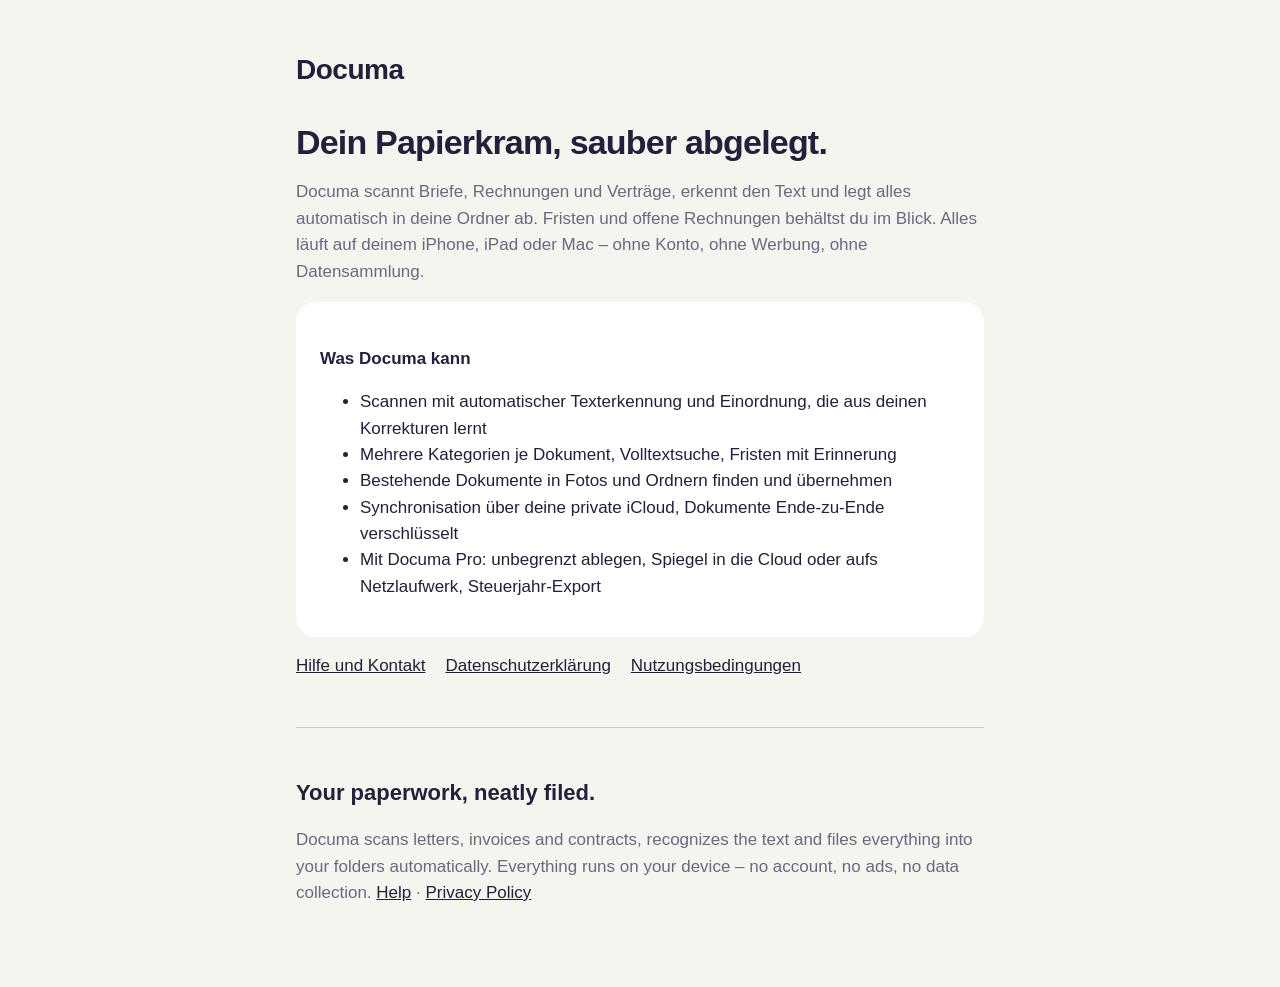
<file: index.html>
<!doctype html>
<html lang="de">
<head>
<meta charset="utf-8">
<meta name="viewport" content="width=device-width, initial-scale=1">
<title>Documa</title>
<meta name="description" content="Documa scannt deinen Papierkram und legt ihn automatisch in Ordner ab – auf dem Gerät, ohne Konto, ohne Werbung.">
<link rel="stylesheet" href="style.css">
</head>
<body>
<main>
  <header><a href="./">Documa</a></header>
  <h1>Dein Papierkram, sauber abgelegt.</h1>
  <p class="muted">Documa scannt Briefe, Rechnungen und Verträge, erkennt den Text und legt alles automatisch in deine Ordner ab. Fristen und offene Rechnungen behältst du im Blick. Alles läuft auf deinem iPhone, iPad oder Mac – ohne Konto, ohne Werbung, ohne Datensammlung.</p>
  <div class="card">
    <h3>Was Documa kann</h3>
    <ul>
      <li>Scannen mit automatischer Texterkennung und Einordnung, die aus deinen Korrekturen lernt</li>
      <li>Mehrere Kategorien je Dokument, Volltextsuche, Fristen mit Erinnerung</li>
      <li>Bestehende Dokumente in Fotos und Ordnern finden und übernehmen</li>
      <li>Synchronisation über deine private iCloud, Dokumente Ende-zu-Ende verschlüsselt</li>
      <li>Mit Documa Pro: unbegrenzt ablegen, Spiegel in die Cloud oder aufs Netzlaufwerk, Steuerjahr-Export</li>
    </ul>
  </div>
  <nav>
    <a href="support.html">Hilfe und Kontakt</a>
    <a href="datenschutz.html">Datenschutzerklärung</a>
    <a href="https://www.apple.com/legal/internet-services/itunes/dev/stdeula/">Nutzungsbedingungen</a>
  </nav>
  <hr>
  <h2 lang="en">Your paperwork, neatly filed.</h2>
  <p lang="en" class="muted">Documa scans letters, invoices and contracts, recognizes the text and files everything into your folders automatically. Everything runs on your device – no account, no ads, no data collection. <a href="support.html#en">Help</a> · <a href="datenschutz.html#en">Privacy Policy</a></p>
</main>
</body>
</html>
</file>
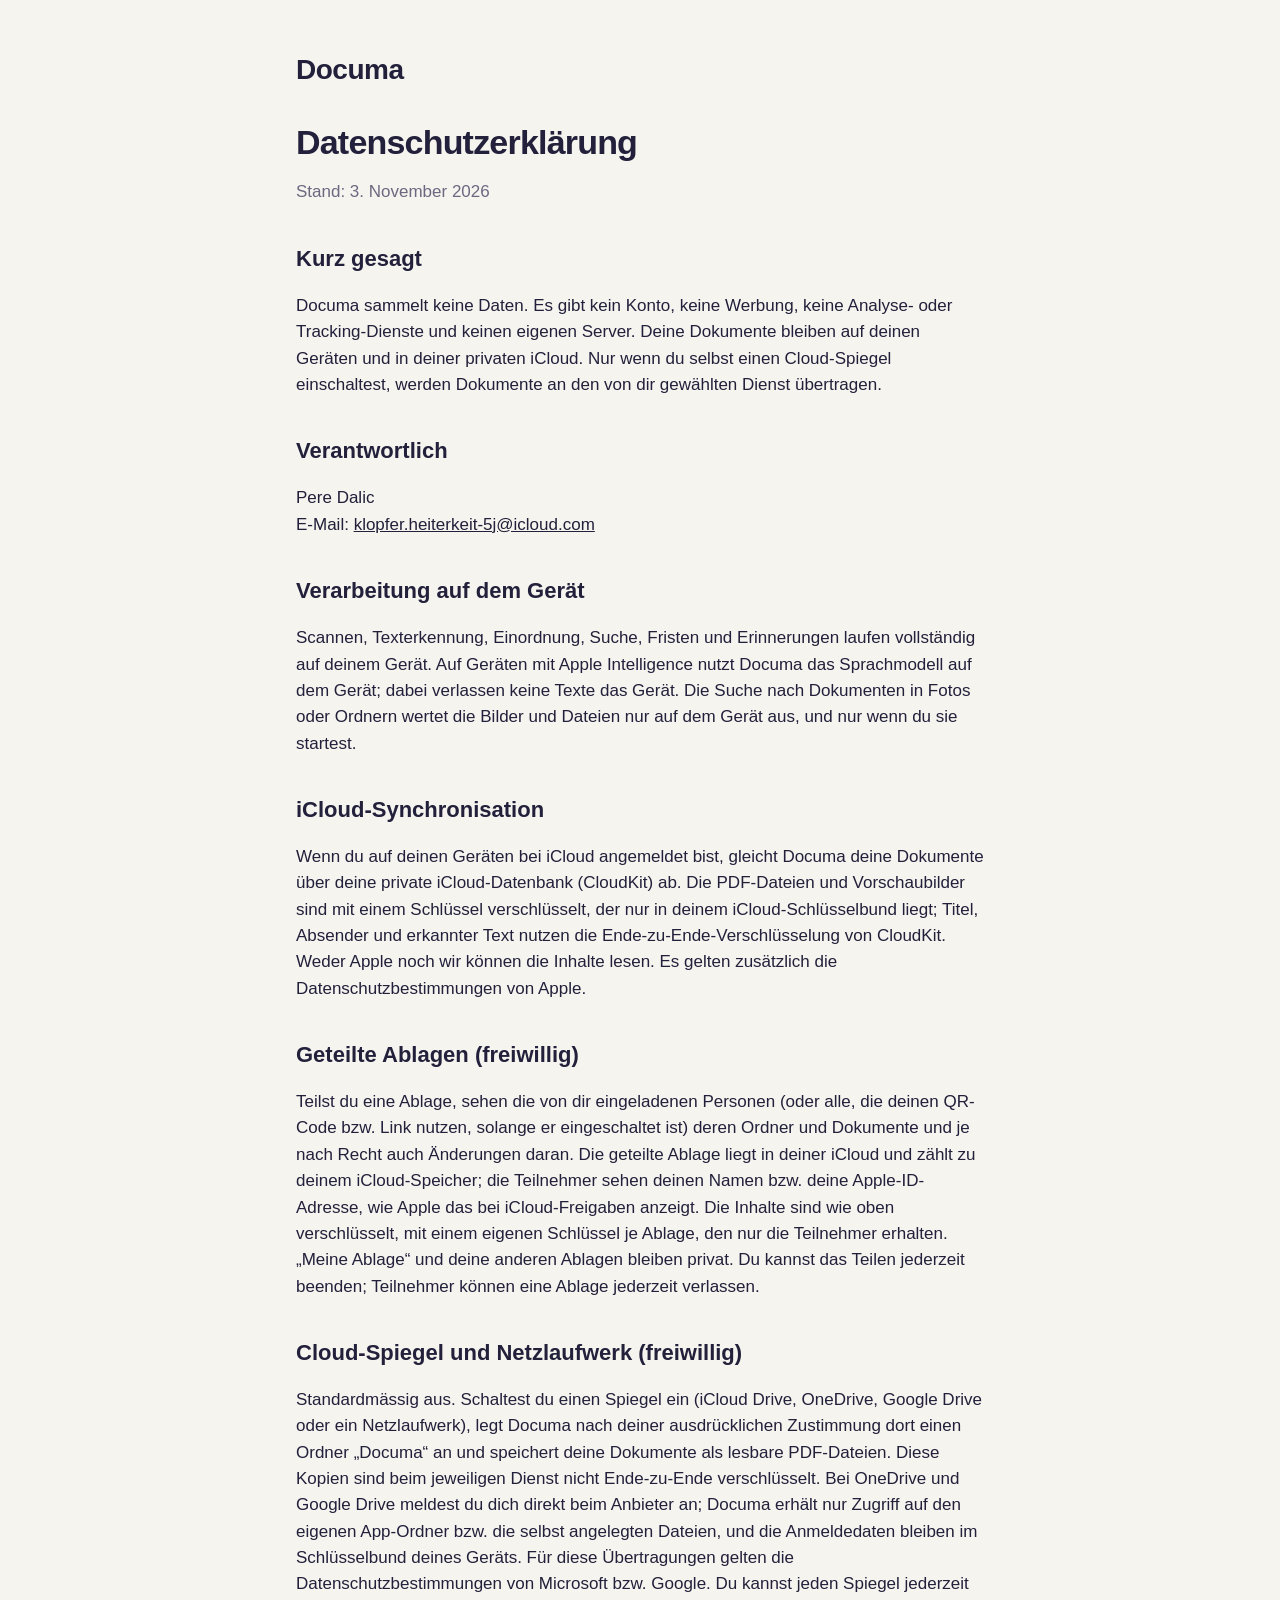
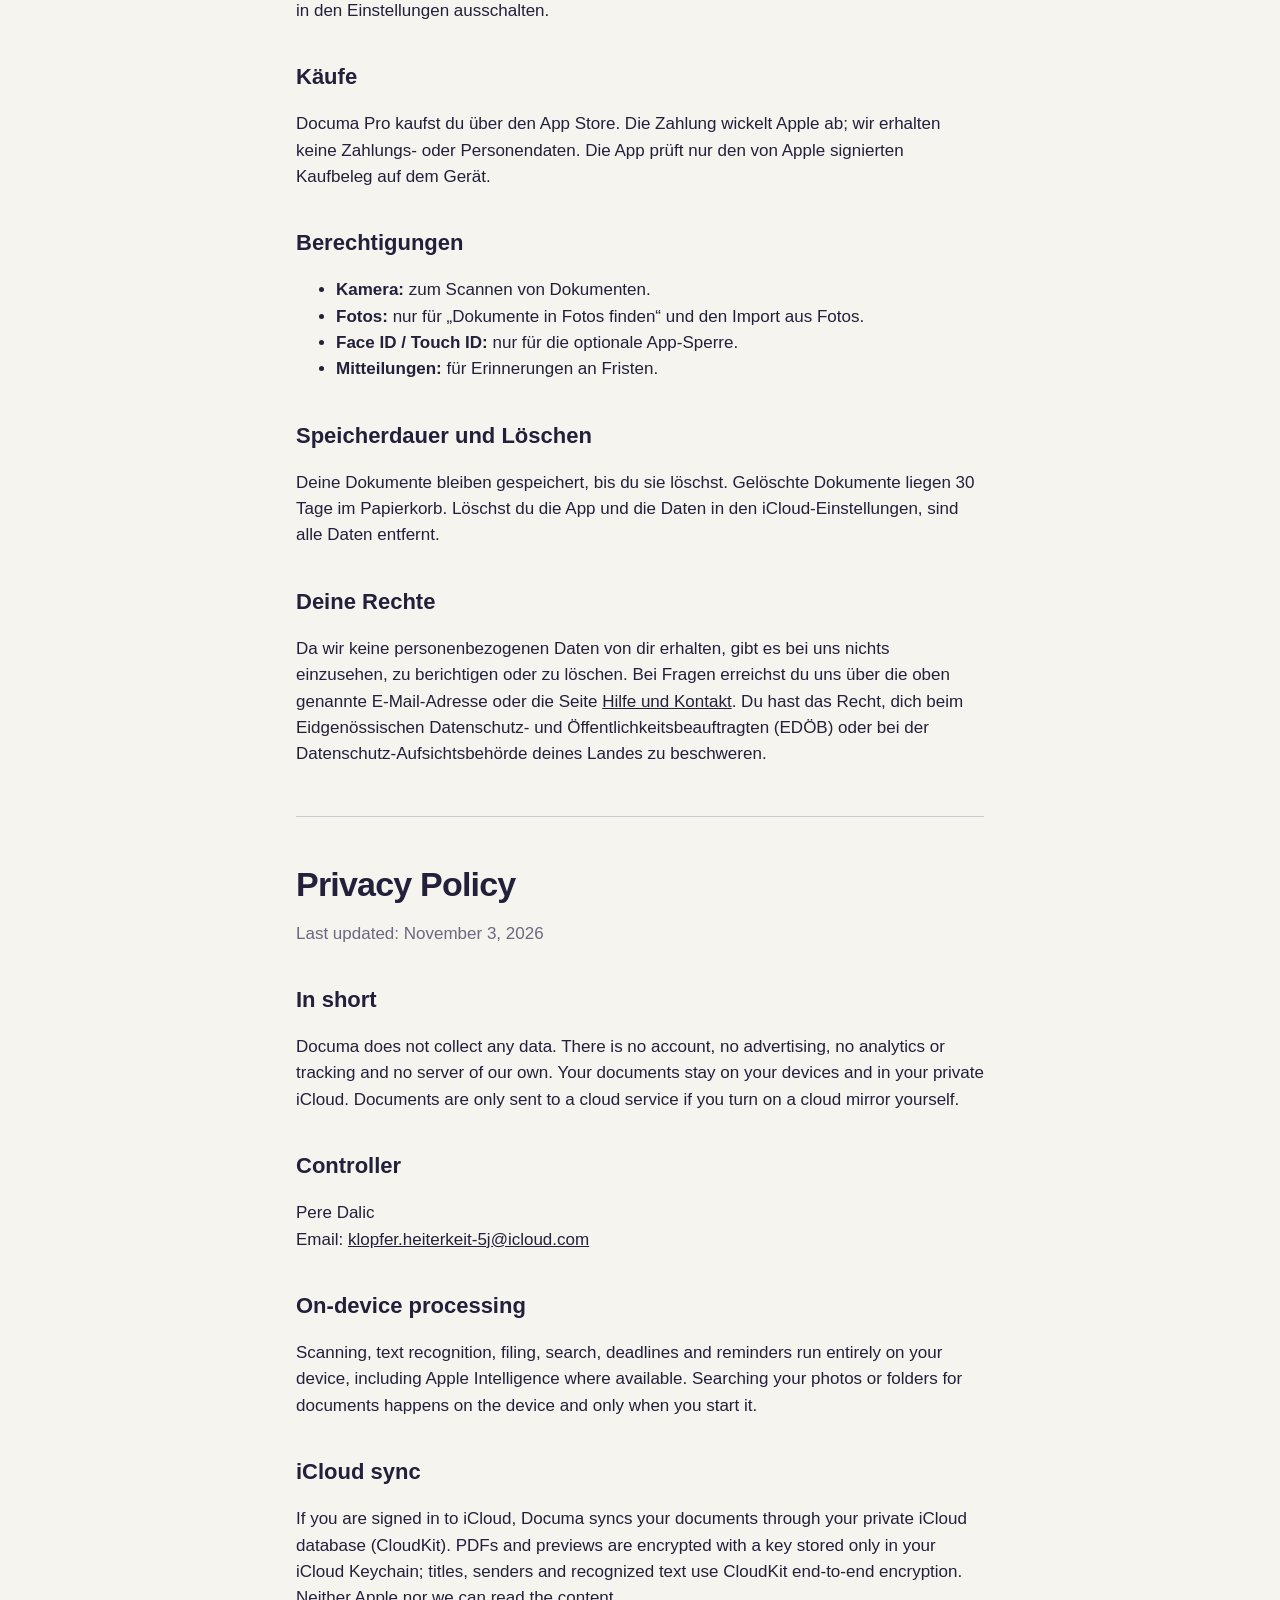
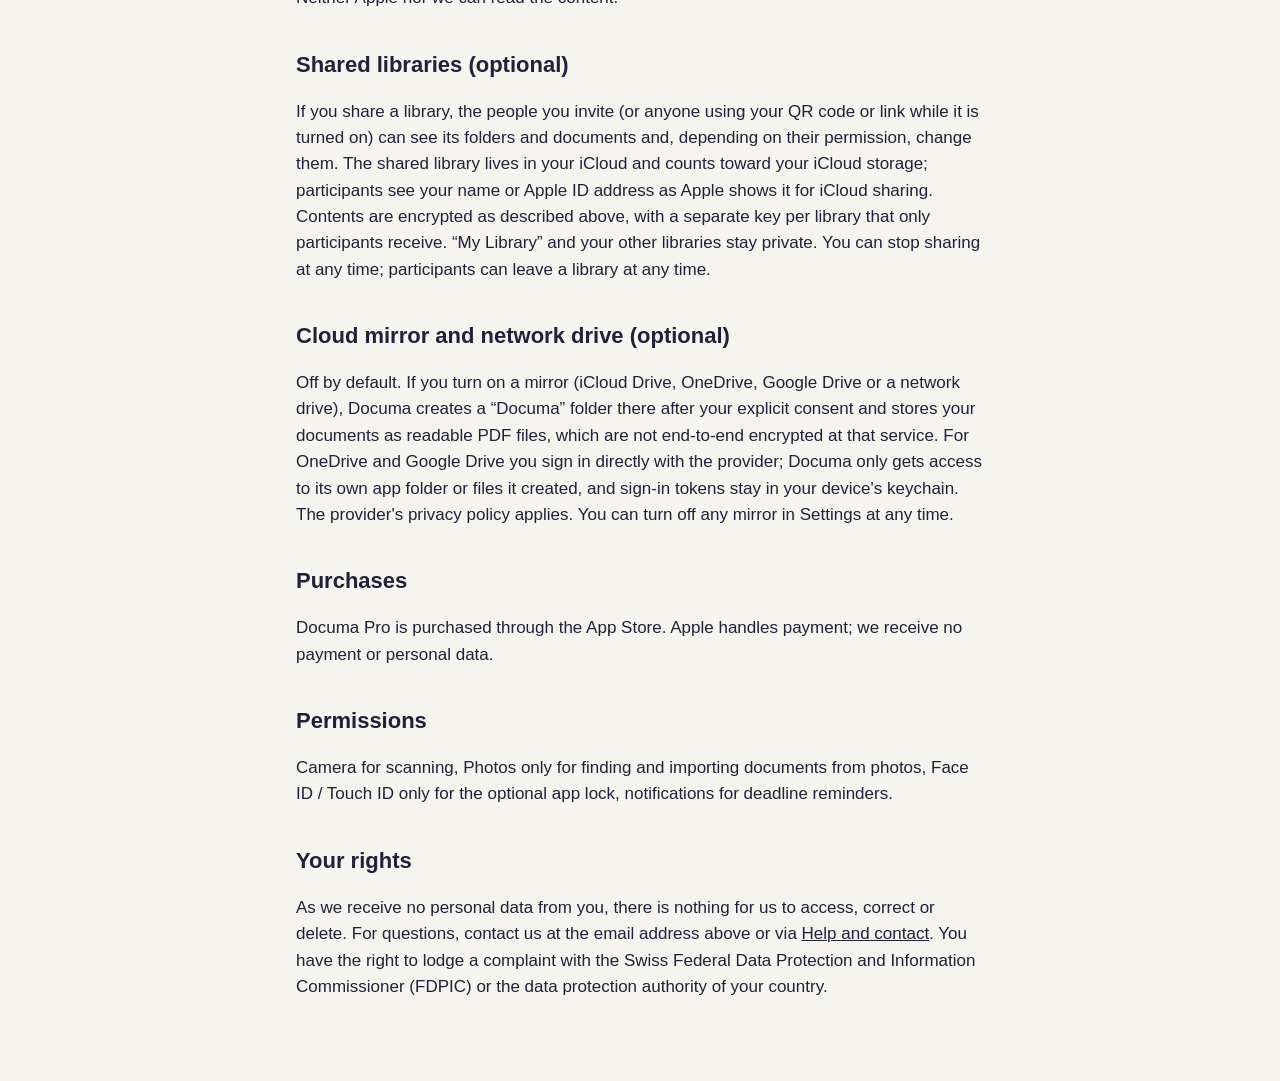
<file: datenschutz.html>
<!doctype html>
<html lang="de">
<head>
<meta charset="utf-8">
<meta name="viewport" content="width=device-width, initial-scale=1">
<title>Datenschutz – Documa</title>
<link rel="stylesheet" href="style.css">
</head>
<body>
<main>
  <header><a href="./">Documa</a></header>
  <h1>Datenschutzerklärung</h1>
  <p class="muted">Stand: 3. November 2026</p>

  <h2>Kurz gesagt</h2>
  <p>Documa sammelt keine Daten. Es gibt kein Konto, keine Werbung, keine Analyse- oder Tracking-Dienste und keinen eigenen Server. Deine Dokumente bleiben auf deinen Geräten und in deiner privaten iCloud. Nur wenn du selbst einen Cloud-Spiegel einschaltest, werden Dokumente an den von dir gewählten Dienst übertragen.</p>

  <h2>Verantwortlich</h2>
  <p>Pere Dalic<br>E-Mail: <a href="mailto:klopfer.heiterkeit-5j@icloud.com">klopfer.heiterkeit-5j@icloud.com</a></p>

  <h2>Verarbeitung auf dem Gerät</h2>
  <p>Scannen, Texterkennung, Einordnung, Suche, Fristen und Erinnerungen laufen vollständig auf deinem Gerät. Auf Geräten mit Apple Intelligence nutzt Documa das Sprachmodell auf dem Gerät; dabei verlassen keine Texte das Gerät. Die Suche nach Dokumenten in Fotos oder Ordnern wertet die Bilder und Dateien nur auf dem Gerät aus, und nur wenn du sie startest.</p>

  <h2>iCloud-Synchronisation</h2>
  <p>Wenn du auf deinen Geräten bei iCloud angemeldet bist, gleicht Documa deine Dokumente über deine private iCloud-Datenbank (CloudKit) ab. Die PDF-Dateien und Vorschaubilder sind mit einem Schlüssel verschlüsselt, der nur in deinem iCloud-Schlüsselbund liegt; Titel, Absender und erkannter Text nutzen die Ende-zu-Ende-Verschlüsselung von CloudKit. Weder Apple noch wir können die Inhalte lesen. Es gelten zusätzlich die Datenschutzbestimmungen von Apple.</p>

  <h2>Geteilte Ablagen (freiwillig)</h2>
  <p>Teilst du eine Ablage, sehen die von dir eingeladenen Personen (oder alle, die deinen QR-Code bzw. Link nutzen, solange er eingeschaltet ist) deren Ordner und Dokumente und je nach Recht auch Änderungen daran. Die geteilte Ablage liegt in deiner iCloud und zählt zu deinem iCloud-Speicher; die Teilnehmer sehen deinen Namen bzw. deine Apple-ID-Adresse, wie Apple das bei iCloud-Freigaben anzeigt. Die Inhalte sind wie oben verschlüsselt, mit einem eigenen Schlüssel je Ablage, den nur die Teilnehmer erhalten. „Meine Ablage“ und deine anderen Ablagen bleiben privat. Du kannst das Teilen jederzeit beenden; Teilnehmer können eine Ablage jederzeit verlassen.</p>

  <h2>Cloud-Spiegel und Netzlaufwerk (freiwillig)</h2>
  <p>Standardmässig aus. Schaltest du einen Spiegel ein (iCloud Drive, OneDrive, Google Drive oder ein Netzlaufwerk), legt Documa nach deiner ausdrücklichen Zustimmung dort einen Ordner „Documa“ an und speichert deine Dokumente als lesbare PDF-Dateien. Diese Kopien sind beim jeweiligen Dienst nicht Ende-zu-Ende verschlüsselt. Bei OneDrive und Google Drive meldest du dich direkt beim Anbieter an; Documa erhält nur Zugriff auf den eigenen App-Ordner bzw. die selbst angelegten Dateien, und die Anmeldedaten bleiben im Schlüsselbund deines Geräts. Für diese Übertragungen gelten die Datenschutzbestimmungen von Microsoft bzw. Google. Du kannst jeden Spiegel jederzeit in den Einstellungen ausschalten.</p>

  <h2>Käufe</h2>
  <p>Documa Pro kaufst du über den App Store. Die Zahlung wickelt Apple ab; wir erhalten keine Zahlungs- oder Personendaten. Die App prüft nur den von Apple signierten Kaufbeleg auf dem Gerät.</p>

  <h2>Berechtigungen</h2>
  <ul>
    <li><strong>Kamera:</strong> zum Scannen von Dokumenten.</li>
    <li><strong>Fotos:</strong> nur für „Dokumente in Fotos finden“ und den Import aus Fotos.</li>
    <li><strong>Face ID / Touch ID:</strong> nur für die optionale App-Sperre.</li>
    <li><strong>Mitteilungen:</strong> für Erinnerungen an Fristen.</li>
  </ul>

  <h2>Speicherdauer und Löschen</h2>
  <p>Deine Dokumente bleiben gespeichert, bis du sie löschst. Gelöschte Dokumente liegen 30 Tage im Papierkorb. Löschst du die App und die Daten in den iCloud-Einstellungen, sind alle Daten entfernt.</p>

  <h2>Deine Rechte</h2>
  <p>Da wir keine personenbezogenen Daten von dir erhalten, gibt es bei uns nichts einzusehen, zu berichtigen oder zu löschen. Bei Fragen erreichst du uns über die oben genannte E-Mail-Adresse oder die Seite <a href="support.html">Hilfe und Kontakt</a>. Du hast das Recht, dich beim Eidgenössischen Datenschutz- und Öffentlichkeitsbeauftragten (EDÖB) oder bei der Datenschutz-Aufsichtsbehörde deines Landes zu beschweren.</p>

  <hr>
  <section id="en" lang="en">
  <h1>Privacy Policy</h1>
  <p class="muted">Last updated: November 3, 2026</p>
  <h2>In short</h2>
  <p>Documa does not collect any data. There is no account, no advertising, no analytics or tracking and no server of our own. Your documents stay on your devices and in your private iCloud. Documents are only sent to a cloud service if you turn on a cloud mirror yourself.</p>
  <h2>Controller</h2>
  <p>Pere Dalic<br>Email: <a href="mailto:klopfer.heiterkeit-5j@icloud.com">klopfer.heiterkeit-5j@icloud.com</a></p>
  <h2>On-device processing</h2>
  <p>Scanning, text recognition, filing, search, deadlines and reminders run entirely on your device, including Apple Intelligence where available. Searching your photos or folders for documents happens on the device and only when you start it.</p>
  <h2>iCloud sync</h2>
  <p>If you are signed in to iCloud, Documa syncs your documents through your private iCloud database (CloudKit). PDFs and previews are encrypted with a key stored only in your iCloud Keychain; titles, senders and recognized text use CloudKit end-to-end encryption. Neither Apple nor we can read the content.</p>
  <h2>Shared libraries (optional)</h2>
  <p>If you share a library, the people you invite (or anyone using your QR code or link while it is turned on) can see its folders and documents and, depending on their permission, change them. The shared library lives in your iCloud and counts toward your iCloud storage; participants see your name or Apple ID address as Apple shows it for iCloud sharing. Contents are encrypted as described above, with a separate key per library that only participants receive. “My Library” and your other libraries stay private. You can stop sharing at any time; participants can leave a library at any time.</p>
  <h2>Cloud mirror and network drive (optional)</h2>
  <p>Off by default. If you turn on a mirror (iCloud Drive, OneDrive, Google Drive or a network drive), Documa creates a “Documa” folder there after your explicit consent and stores your documents as readable PDF files, which are not end-to-end encrypted at that service. For OneDrive and Google Drive you sign in directly with the provider; Documa only gets access to its own app folder or files it created, and sign-in tokens stay in your device's keychain. The provider's privacy policy applies. You can turn off any mirror in Settings at any time.</p>
  <h2>Purchases</h2>
  <p>Documa Pro is purchased through the App Store. Apple handles payment; we receive no payment or personal data.</p>
  <h2>Permissions</h2>
  <p>Camera for scanning, Photos only for finding and importing documents from photos, Face ID / Touch ID only for the optional app lock, notifications for deadline reminders.</p>
  <h2>Your rights</h2>
  <p>As we receive no personal data from you, there is nothing for us to access, correct or delete. For questions, contact us at the email address above or via <a href="support.html#en">Help and contact</a>. You have the right to lodge a complaint with the Swiss Federal Data Protection and Information Commissioner (FDPIC) or the data protection authority of your country.</p>
  </section>
</main>
</body>
</html>
</file>
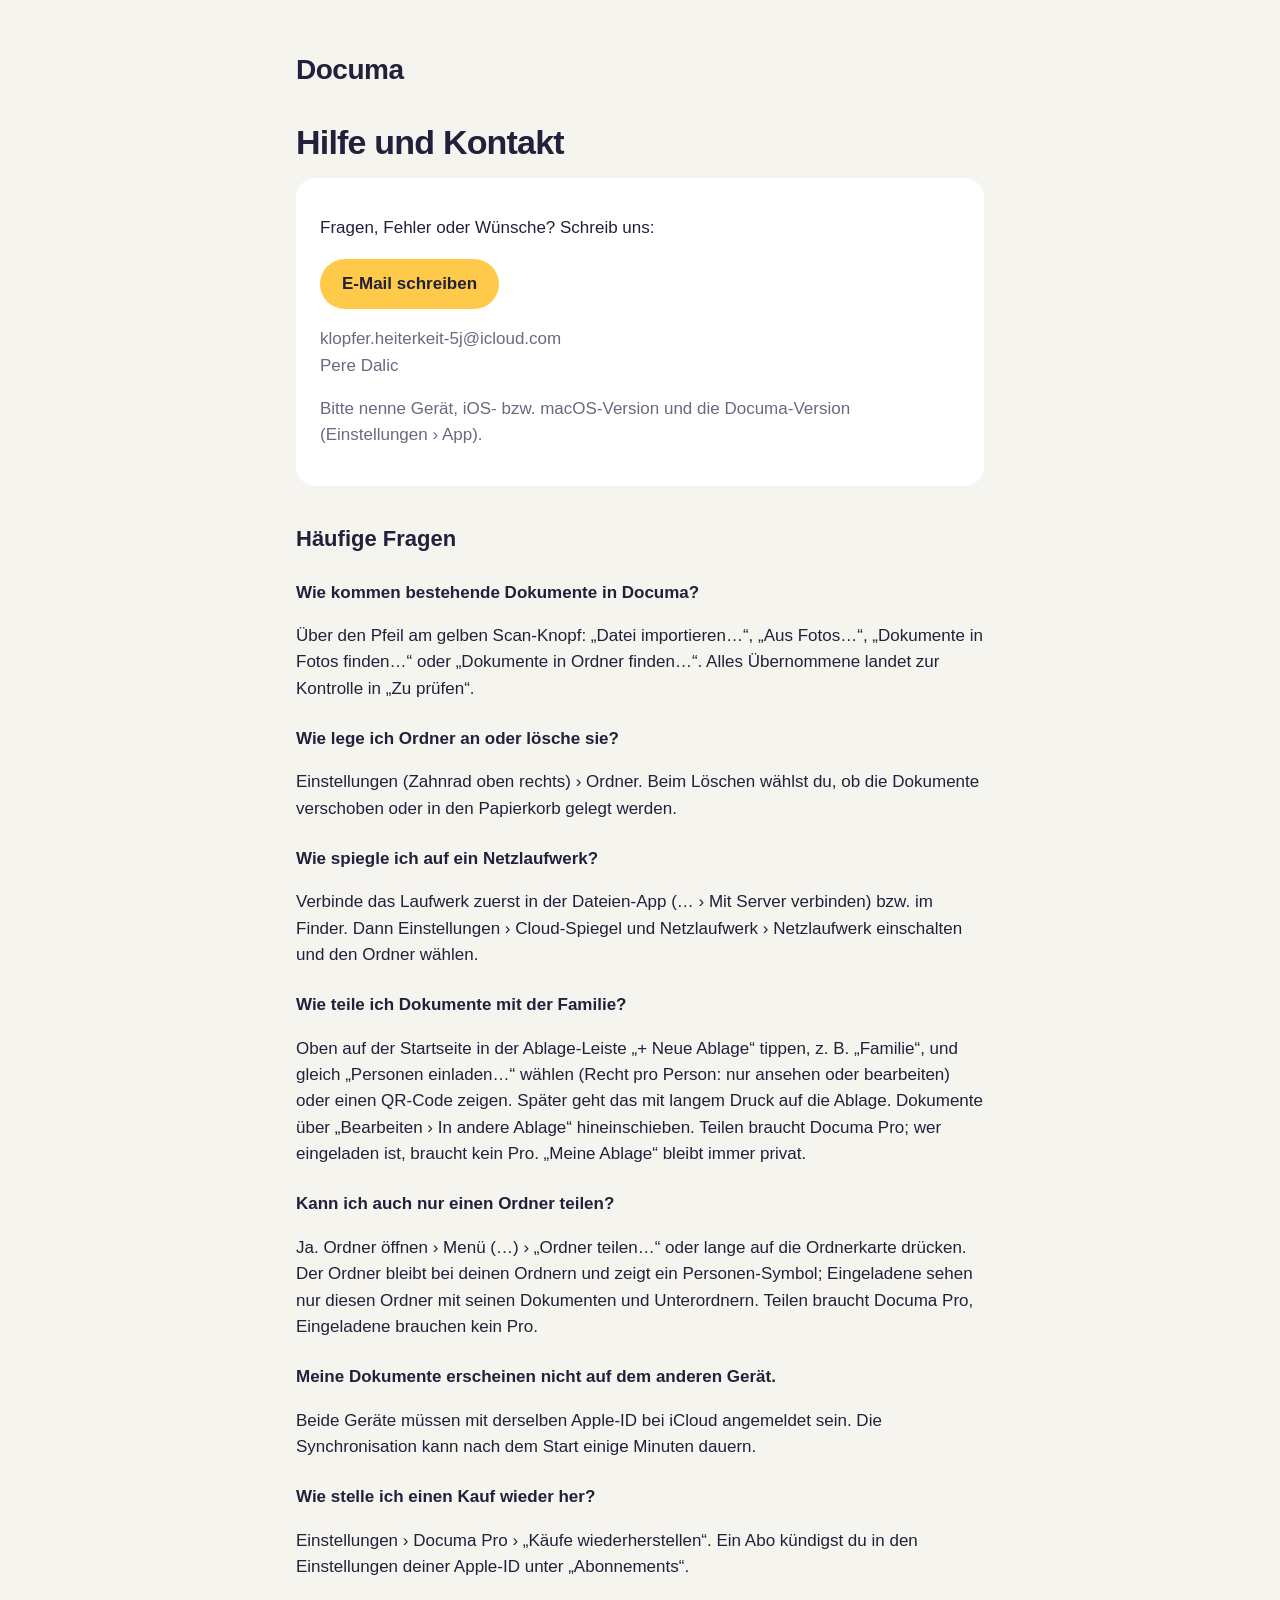
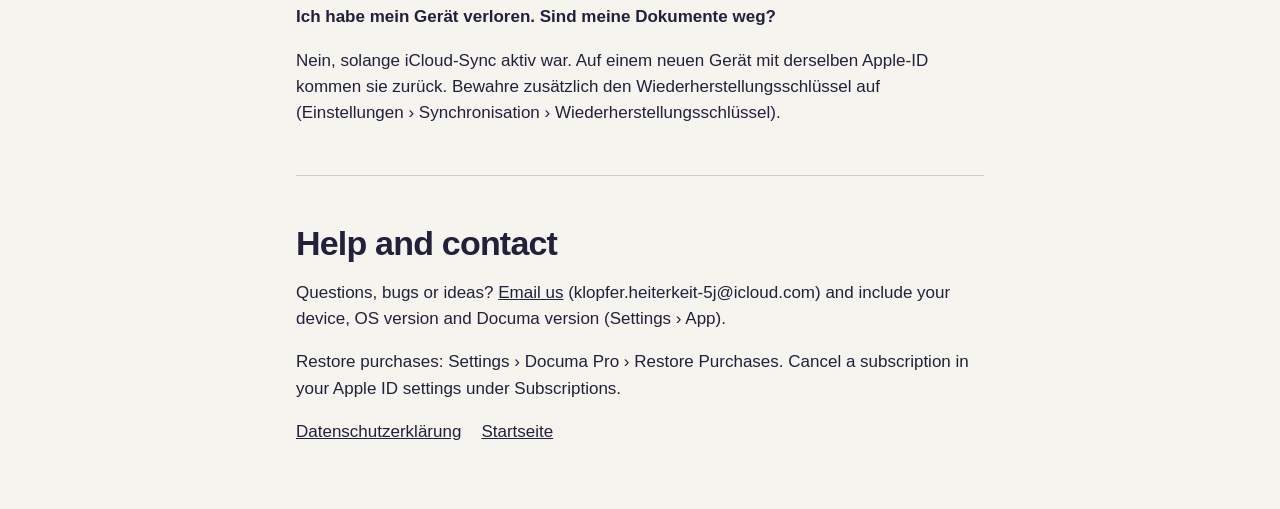
<file: support.html>
<!doctype html>
<html lang="de">
<head>
<meta charset="utf-8">
<meta name="viewport" content="width=device-width, initial-scale=1">
<title>Hilfe – Documa</title>
<link rel="stylesheet" href="style.css">
</head>
<body>
<main>
  <header><a href="./">Documa</a></header>
  <h1>Hilfe und Kontakt</h1>
  <div class="card">
    <p>Fragen, Fehler oder Wünsche? Schreib uns:</p>
    <p><a class="button" href="mailto:klopfer.heiterkeit-5j@icloud.com?subject=Documa">E-Mail schreiben</a></p>
    <p class="muted">klopfer.heiterkeit-5j@icloud.com<br>Pere Dalic</p>
    <p class="muted">Bitte nenne Gerät, iOS- bzw. macOS-Version und die Documa-Version (Einstellungen › App).</p>
  </div>

  <h2>Häufige Fragen</h2>
  <h3>Wie kommen bestehende Dokumente in Documa?</h3>
  <p>Über den Pfeil am gelben Scan-Knopf: „Datei importieren…“, „Aus Fotos…“, „Dokumente in Fotos finden…“ oder „Dokumente in Ordner finden…“. Alles Übernommene landet zur Kontrolle in „Zu prüfen“.</p>
  <h3>Wie lege ich Ordner an oder lösche sie?</h3>
  <p>Einstellungen (Zahnrad oben rechts) › Ordner. Beim Löschen wählst du, ob die Dokumente verschoben oder in den Papierkorb gelegt werden.</p>
  <h3>Wie spiegle ich auf ein Netzlaufwerk?</h3>
  <p>Verbinde das Laufwerk zuerst in der Dateien-App (… › Mit Server verbinden) bzw. im Finder. Dann Einstellungen › Cloud-Spiegel und Netzlaufwerk › Netzlaufwerk einschalten und den Ordner wählen.</p>
  <h3>Wie teile ich Dokumente mit der Familie?</h3>
  <p>Oben auf der Startseite in der Ablage-Leiste „+ Neue Ablage“ tippen, z. B. „Familie“, und gleich „Personen einladen…“ wählen (Recht pro Person: nur ansehen oder bearbeiten) oder einen QR-Code zeigen. Später geht das mit langem Druck auf die Ablage. Dokumente über „Bearbeiten › In andere Ablage“ hineinschieben. Teilen braucht Documa Pro; wer eingeladen ist, braucht kein Pro. „Meine Ablage“ bleibt immer privat.</p>
  <h3>Kann ich auch nur einen Ordner teilen?</h3>
  <p>Ja. Ordner öffnen › Menü (…) › „Ordner teilen…“ oder lange auf die Ordnerkarte drücken. Der Ordner bleibt bei deinen Ordnern und zeigt ein Personen-Symbol; Eingeladene sehen nur diesen Ordner mit seinen Dokumenten und Unterordnern. Teilen braucht Documa Pro, Eingeladene brauchen kein Pro.</p>
  <h3>Meine Dokumente erscheinen nicht auf dem anderen Gerät.</h3>
  <p>Beide Geräte müssen mit derselben Apple-ID bei iCloud angemeldet sein. Die Synchronisation kann nach dem Start einige Minuten dauern.</p>
  <h3>Wie stelle ich einen Kauf wieder her?</h3>
  <p>Einstellungen › Documa Pro › „Käufe wiederherstellen“. Ein Abo kündigst du in den Einstellungen deiner Apple-ID unter „Abonnements“.</p>
  <h3>Ich habe mein Gerät verloren. Sind meine Dokumente weg?</h3>
  <p>Nein, solange iCloud-Sync aktiv war. Auf einem neuen Gerät mit derselben Apple-ID kommen sie zurück. Bewahre zusätzlich den Wiederherstellungsschlüssel auf (Einstellungen › Synchronisation › Wiederherstellungsschlüssel).</p>

  <hr>
  <section id="en" lang="en">
  <h1>Help and contact</h1>
  <p>Questions, bugs or ideas? <a href="mailto:klopfer.heiterkeit-5j@icloud.com?subject=Documa">Email us</a> (klopfer.heiterkeit-5j@icloud.com) and include your device, OS version and Documa version (Settings › App).</p>
  <p>Restore purchases: Settings › Documa Pro › Restore Purchases. Cancel a subscription in your Apple ID settings under Subscriptions.</p>
  </section>
  <nav><a href="datenschutz.html">Datenschutzerklärung</a><a href="./">Startseite</a></nav>
</main>
</body>
</html>
</file>
<file: style.css>
:root {
  --paper: #f6f4ef;
  --surface: #ffffff;
  --ink: #22203a;
  --muted: #6b6880;
  --accent: #ffc94a;
}
@media (prefers-color-scheme: dark) {
  :root { --paper: #18172a; --surface: #25243b; --ink: #f1eff8; --muted: #a9a6bf; }
}
* { box-sizing: border-box; }
body {
  margin: 0;
  background: var(--paper);
  color: var(--ink);
  font: 17px/1.55 -apple-system, BlinkMacSystemFont, "Segoe UI", Roboto, sans-serif;
}
main { max-width: 720px; margin: 0 auto; padding: 48px 16px 64px; }
header a { color: var(--ink); text-decoration: none; font-weight: 800; font-size: 28px; letter-spacing: -0.5px; }
h1 { font-size: 34px; line-height: 1.15; letter-spacing: -0.8px; margin: 32px 0 8px; }
h2 { font-size: 22px; margin: 36px 0 8px; }
h3 { font-size: 17px; margin: 24px 0 4px; }
p, li { color: var(--ink); }
.muted { color: var(--muted); }
.card { background: var(--surface); border-radius: 20px; padding: 20px 24px; margin: 16px 0; }
a { color: var(--ink); }
.button { display: inline-block; background: var(--accent); color: #22203a; font-weight: 700; padding: 12px 22px; border-radius: 999px; text-decoration: none; }
nav { display: flex; gap: 20px; flex-wrap: wrap; margin-top: 8px; }
hr { border: 0; border-top: 1px solid color-mix(in srgb, var(--muted) 30%, transparent); margin: 48px 0; }
</file>
